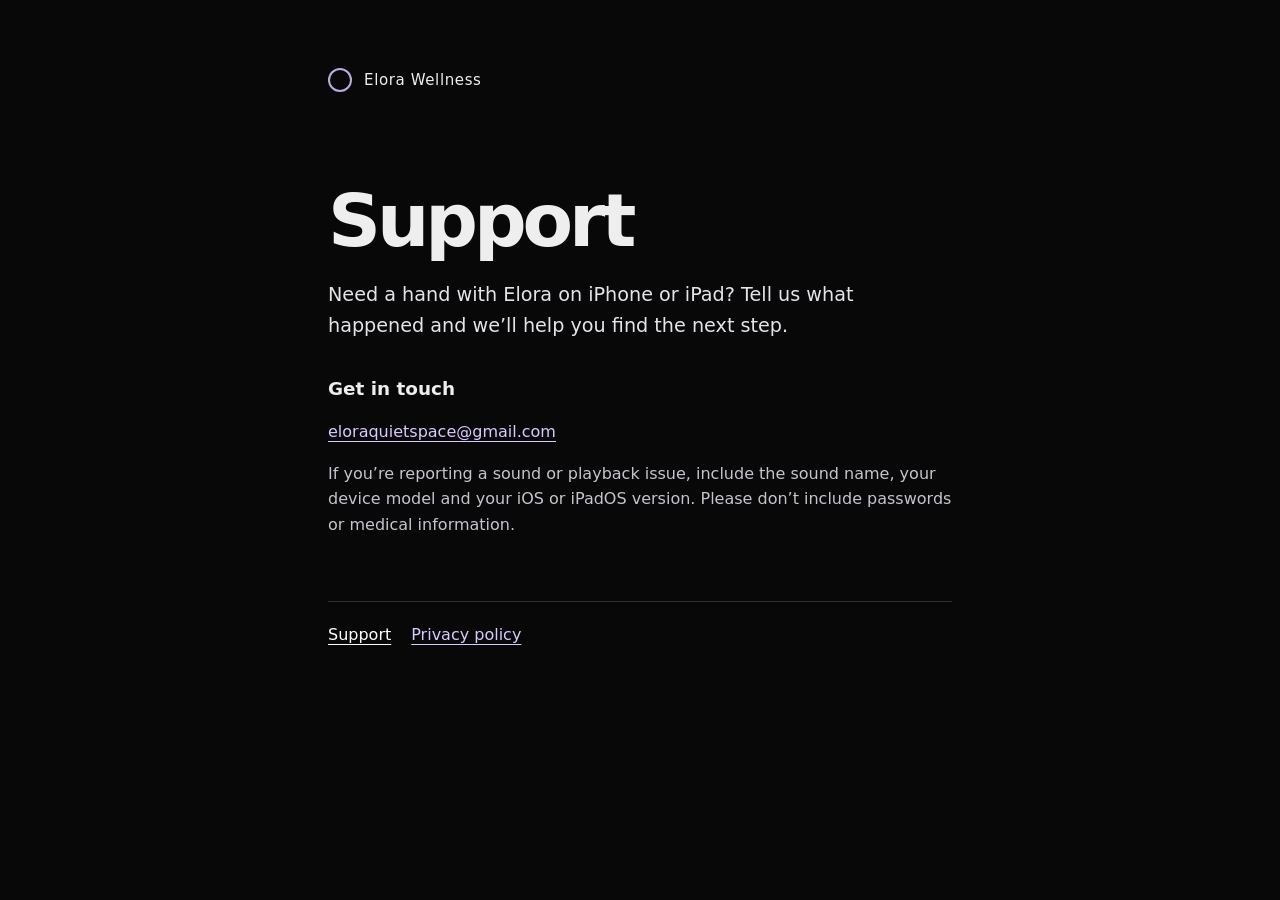
<file: index.html>
<!doctype html>
<html lang="en-GB"><head><meta charset="utf-8"><meta name="viewport" content="width=device-width,initial-scale=1"><title>Support · Elora Wellness</title><link rel="stylesheet" href="style.css"></head>
<body><header><span class="ring" aria-hidden="true"></span> Elora Wellness</header><main><h1>Support</h1><p class="intro">Need a hand with Elora on iPhone or iPad? Tell us what happened and we’ll help you find the next step.</p><h2>Get in touch</h2><p><a href="mailto:eloraquietspace@gmail.com">eloraquietspace@gmail.com</a></p><p>If you’re reporting a sound or playback issue, include the sound name, your device model and your iOS or iPadOS version. Please don’t include passwords or medical information.</p></main>
<footer><nav aria-label="Site"><a href="index.html" aria-current="page">Support</a><a href="privacy.html">Privacy policy</a></nav></footer></body></html>
</file>
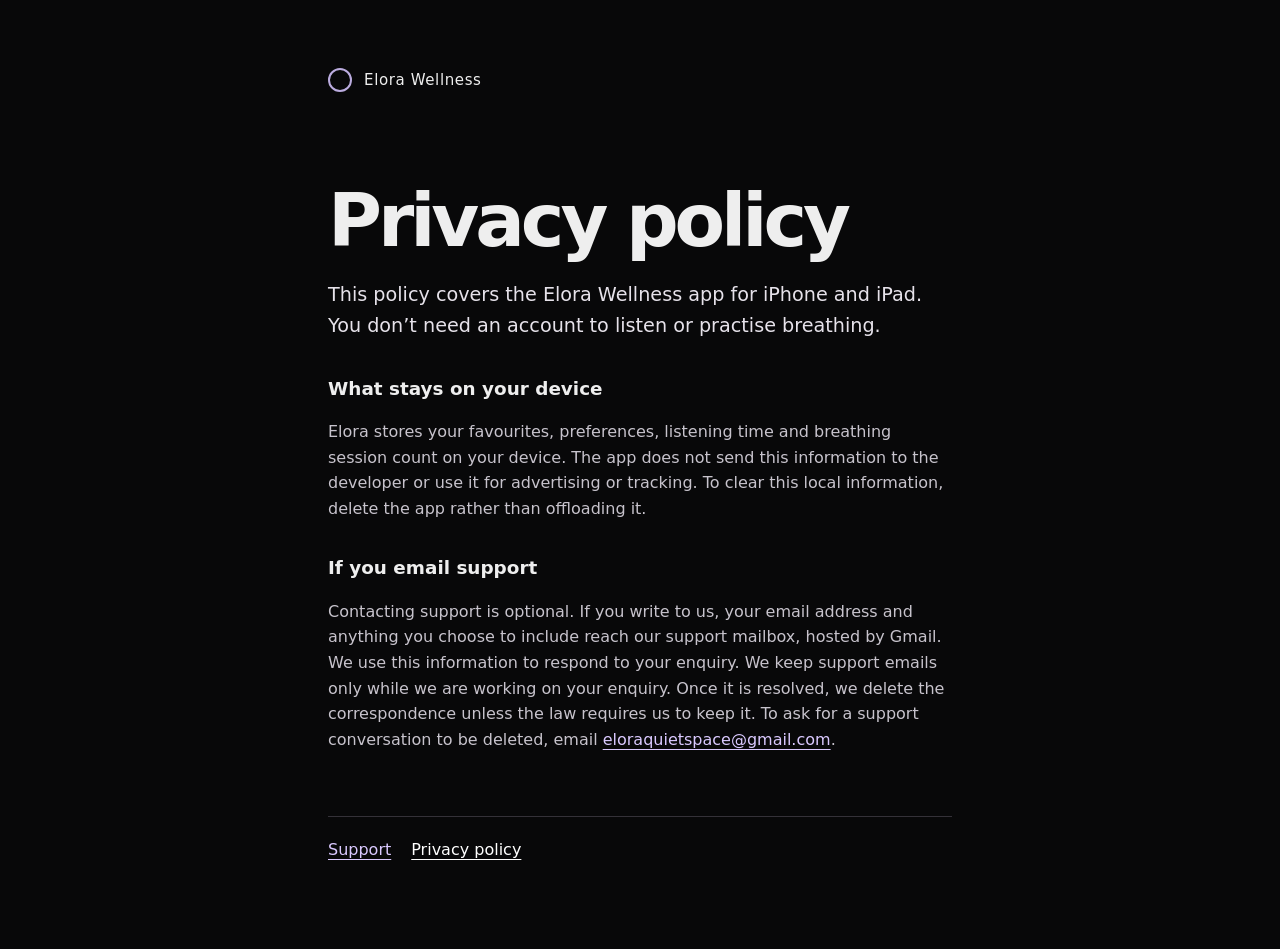
<file: privacy.html>
<!doctype html>
<html lang="en-GB"><head><meta charset="utf-8"><meta name="viewport" content="width=device-width,initial-scale=1"><title>Privacy policy · Elora Wellness</title><link rel="stylesheet" href="style.css"></head>
<body><header><span class="ring" aria-hidden="true"></span> Elora Wellness</header><main><h1>Privacy policy</h1><p class="intro">This policy covers the Elora Wellness app for iPhone and iPad. You don’t need an account to listen or practise breathing.</p><h2>What stays on your device</h2><p>Elora stores your favourites, preferences, listening time and breathing session count on your device. The app does not send this information to the developer or use it for advertising or tracking. To clear this local information, delete the app rather than offloading it.</p><h2>If you email support</h2><p>Contacting support is optional. If you write to us, your email address and anything you choose to include reach our support mailbox, hosted by Gmail. We use this information to respond to your enquiry. We keep support emails only while we are working on your enquiry. Once it is resolved, we delete the correspondence unless the law requires us to keep it. To ask for a support conversation to be deleted, email <a href="mailto:eloraquietspace@gmail.com">eloraquietspace@gmail.com</a>.</p></main>
<footer><nav aria-label="Site"><a href="index.html">Support</a><a href="privacy.html" aria-current="page">Privacy policy</a></nav></footer></body></html>
</file>
<file: style.css>
:root{color-scheme:dark;font:normal 100%/1.6 system-ui,sans-serif;background:#080809;color:#eee}*{box-sizing:border-box}body{margin:0 auto;padding:clamp(24px,6vw,68px);max-width:760px}header{font-size:.94rem;letter-spacing:.04em;display:flex;align-items:center;gap:.8em}.ring{width:1.5rem;height:1.5rem;border:2px solid #bbacdf;border-radius:50%}main{margin:clamp(50px,10vh,110px) 0 64px}h1{font-size:clamp(2.6rem,7vw,4.6rem);line-height:1.05;letter-spacing:-.055em;font-weight:550;margin:0 0 1.3rem}.intro{font-size:1.2rem;color:#e6e2ea}p{color:#c7c3cc;overflow-wrap:anywhere}h2{font-size:1.15rem;margin:2rem 0 .3rem}a{color:#dac9ff;text-underline-offset:.23em}a:focus-visible{outline:2px solid white;outline-offset:5px}footer{border-top:1px solid #343138;padding:1.2rem 0}nav{display:flex;gap:1.25rem;flex-wrap:wrap}nav [aria-current]{color:white}
</file>
